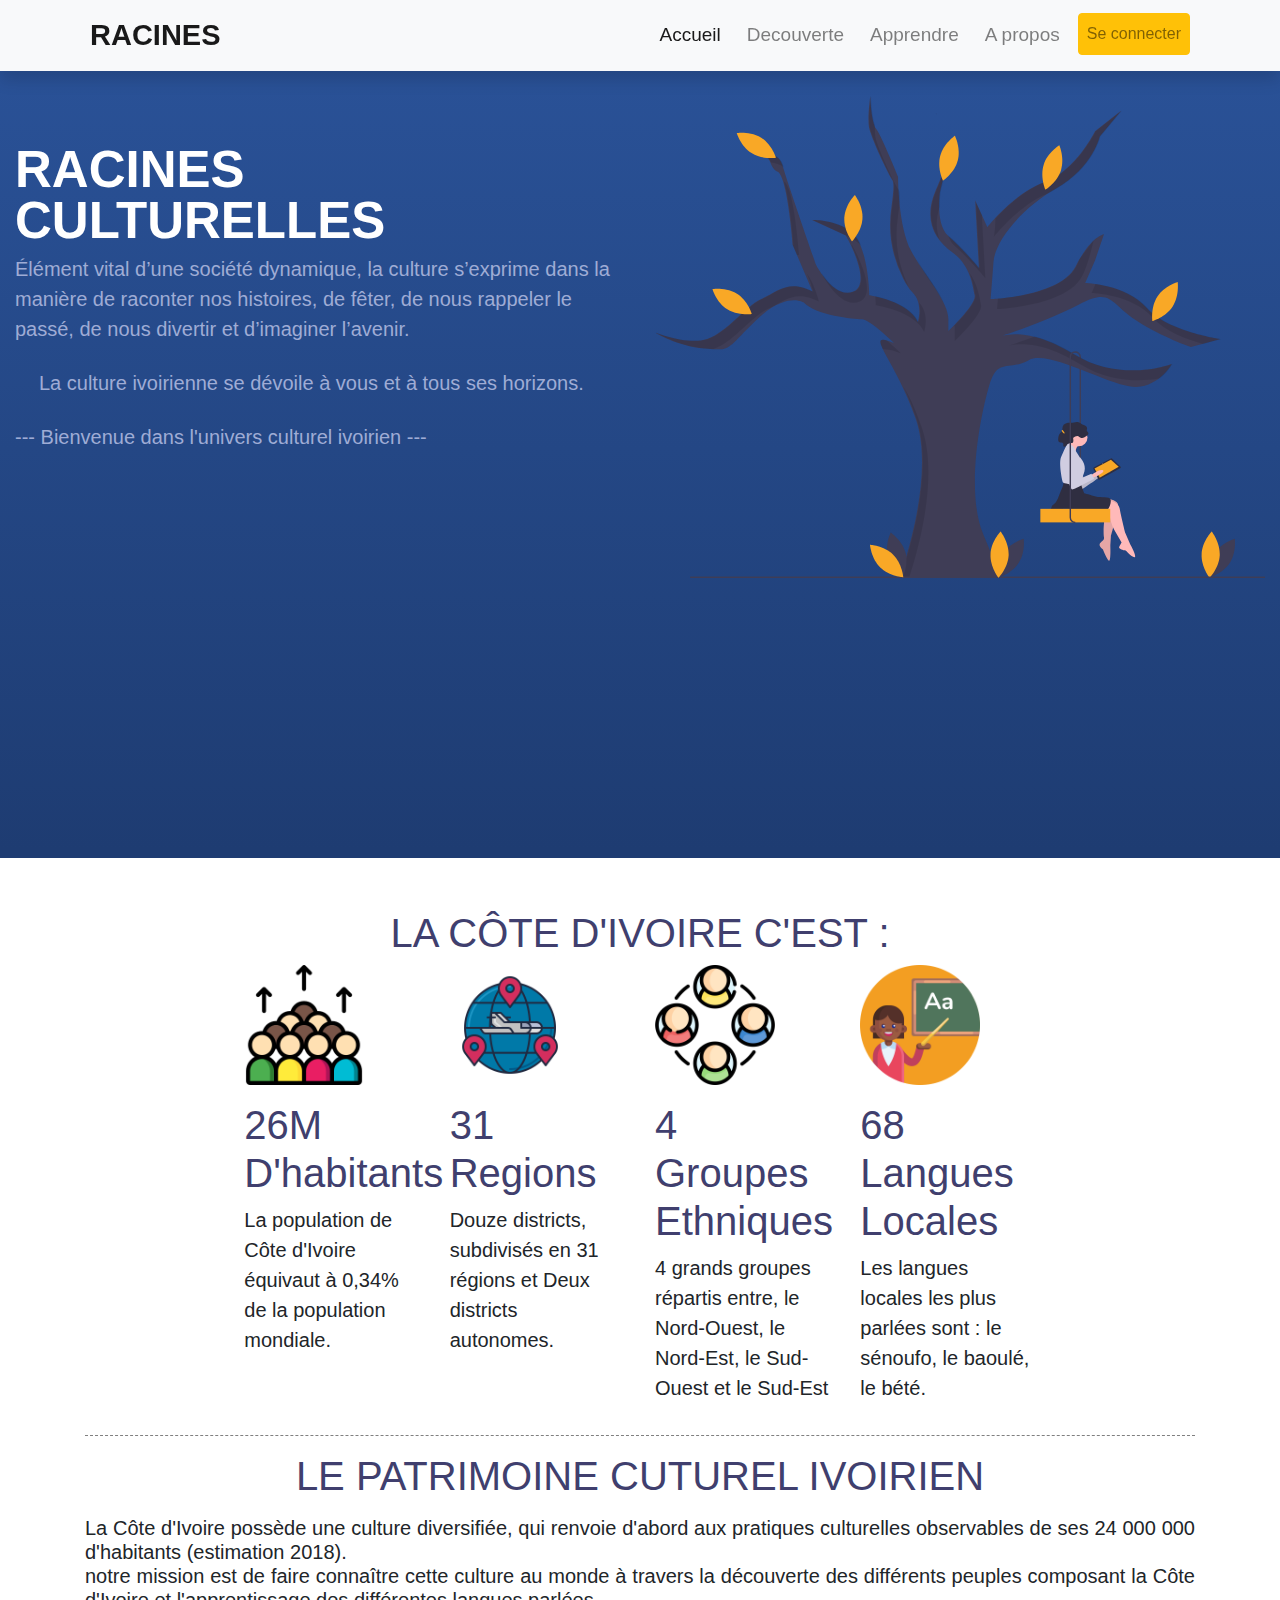
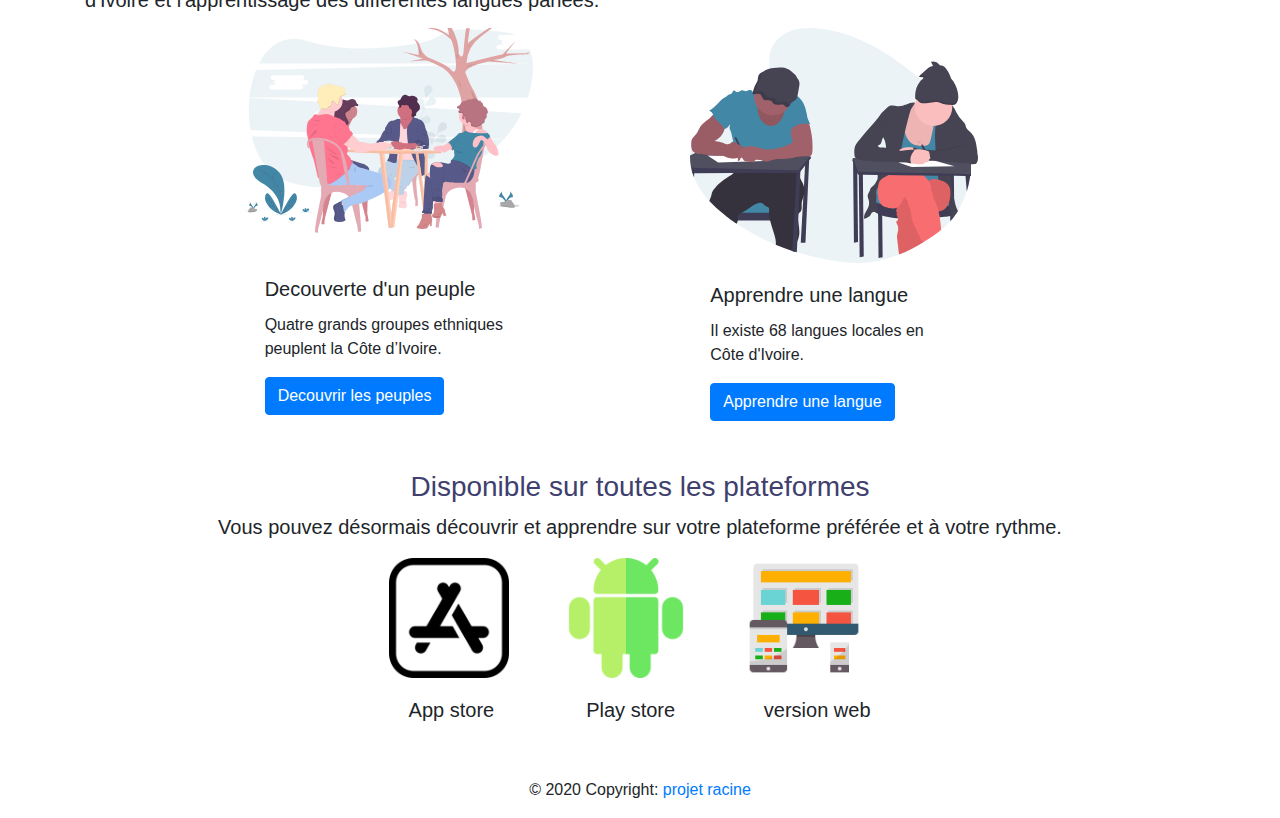
<file: index.html>
<!doctype html>
<html lang="fr">
  <head>
    <title>RACINES</title>
    <!-- Required meta tags -->
    <meta charset="utf-8">
    <meta name="viewport" content="width=device-width, initial-scale=1, shrink-to-fit=no">

    <!-- Bootstrap CSS -->
    <link rel="stylesheet" href="https://stackpath.bootstrapcdn.com/bootstrap/4.3.1/css/bootstrap.min.css" integrity="sha384-ggOyR0iXCbMQv3Xipma34MD+dH/1fQ784/j6cY/iJTQUOhcWr7x9JvoRxT2MZw1T" crossorigin="anonymous">
    <link rel="stylesheet" href="template/css/home.css">
  </head>
  <body>
      <!-- Navigation -->
      <nav class="navbar navbar-expand-lg navbar-light bg-light shadow fixed-top">
        <div class="container">
          <a class="navbar-brand name" href="#"> RACINES</a>
          <button class="navbar-toggler" type="button" data-toggle="collapse" data-target="#navbarResponsive" aria-controls="navbarResponsive" aria-expanded="false" aria-label="Toggle navigation">
                <span class="navbar-toggler-icon"></span>
              </button>
          <div class="collapse navbar-collapse" id="navbarResponsive">
            <ul class="navbar-nav ml-auto">
              <li class="nav-item active">
                <a class="nav-link" href="#">Accueil
                      <span class="sr-only">(current)</span>
                    </a>
              </li>
              <li class="nav-item">
                <a class="nav-link"  href="template/views/decouverte.html">Decouverte</a>
              </li>
              <li class="nav-item">
                <a class="nav-link" href="#">Apprendre</a>
              </li>
              <li class="nav-item">
                <a class="nav-link" href="#">A propos</a>
              </li>
              <li class="nav-item">
                <a class="nav-link btn btn-warning" href="#">Se connecter</a>
              </li>
            </ul>
          </div>
        </div>
      </nav>
      <header>
          <div class="container-fluid py-5 mt-5 home-bg">
              <div class="row">
                  <div class="col-md-6">
                      <div class="app-text mt-5">
                        
                        <h2 class="title">RACINES<br>CULTURELLES</h2>
                        <p class="lead culture">Élément vital d’une société dynamique, la culture s’exprime dans la manière de raconter nos histoires, de fêter, de nous rappeler le passé, de nous divertir et d’imaginer l’avenir.</p>
                        <p class="lead m-4 culture"> 
                          La culture ivoirienne se dévoile à vous et à tous ses horizons.</p>
                        <p class="lead gold">--- Bienvenue dans l'univers culturel ivoirien ---</p>
                     </div>
                  </div>
                  <div class="col-md-6">
                    <img src="template/images/tree.svg" class="img-fluid">
                  </div>
              </div>
          </div>
      </header>
      <div class="container mt-5 text-center">
        <div class="row">
          <div class="col-md-12">
            <h1 class="title" >LA CÔTE D'IVOIRE C'EST : </h1>
          </div>
        </div>
      </div>
      <div class="container">
        <div class="row stats-center">
          <div class="col-xs-12 col-md-3">
            <img src="template/images/population.png" class="stats">
            <h1 class="title mt-3">26M<br> D'habitants</h1>
            <p class="lead">La population de Côte d'Ivoire équivaut à 0,34% de la population mondiale.</p>
          </div>
          <div class="col-xs-12 col-md-3">
            <img src="template/images/region.png" class="stats">
            <h1 class="title mt-3">31<br> Regions</h1>
            <p class="lead">Douze districts, subdivisés en 31 régions et Deux districts autonomes.</p>
          </div>
          <div class="col-xs-12 col-md-3">
            <img src="template/images/groups.png" class="stats">
            <h1 class="title mt-3">4 Groupes<br> Ethniques</h1>
            <p class="lead">4 grands groupes répartis entre, le Nord-Ouest, le Nord-Est, le Sud-Ouest et le Sud-Est</p>
          </div>
          <div class="col-xs-12 col-md-3">
            <img src="template/images/languages.png" class="stats">
            <h1 class="title mt-3">68 Langues<br>Locales</h1>
            <p class="lead">Les langues locales les plus parlées sont : le sénoufo, le baoulé, le bété.</p>
          </div>
        </div>
      </div>
      <div class="container">
        <hr class="dotted">
        <h1 class="title text-center" >LE PATRIMOINE CUTUREL IVOIRIEN </h1>
      </div>
      <div class="container mt-3">
        <h2 class="lead text-justify">La Côte d'Ivoire possède une culture diversifiée, qui renvoie d'abord aux pratiques culturelles observables de ses 24 000 000 d'habitants (estimation 2018).<br>
          notre mission est de faire connaître cette culture au monde à travers la découverte des différents peuples composant la Côte d'Ivoire et l'apprentissage des différentes langues parlées.</h2>
      </div>

      <div class="container mt-3">
        <div class="row justify-content-center center">
            <div class="col-md-5 mb-3">
              <div class="card border-0 box" style="width: 18rem;">
                  <img class="card-img-top" src="template/images/meet.svg" alt="Card image cap">
                  <div class="card-body">
                    <h5 class="card-title title-color"><br>Decouverte d'un peuple</h5>
                    <p class="card-text">Quatre grands groupes ethniques peuplent la Côte d’Ivoire.</p>
                    <a href="template/views/decouverte.html" class="btn btn-primary">Decouvrir les peuples</a>
                  </div>
                </div>
            </div>
            <div class="col-md-5">
              <div class="card border-0 box" style="width: 18rem;">
                  <img class="card-img-top" src="template/images/exams.svg" alt="Card image cap">
                  <div class="card-body">
                    <h5 class="card-title title-color">Apprendre une langue</h5>
                    <p class="card-text"> Il existe 68 langues locales en Côte d'Ivoire.</p>
                    <a href="#" class="btn btn-primary">Apprendre une langue</a>
                  </div>
                </div>
          </div>
        </div>
    </div>

    <div class="container mt-3">
        <div class="row">
            <div class="col">
                <h3 class="text-center title">Disponible sur toutes les plateformes</h3>
                <p class="lead text-center">Vous pouvez désormais découvrir et apprendre sur votre plateforme préférée et à votre rythme.</p>
            </div>
        </div>
    </div>
    <div class="container">
        <div class="row justify-content-center m-center">
            <div class="col-md-3 mb-2 ">
              <div class="card border-0" style="width: 18rem;">
                  <img class="stats" src="template/images/app-store.png" alt="Card image cap">
                  <div class="card-body">
                    <h5 class="card-title">App store</h5>
                  </div>
                </div>
            </div>
            <div class="col-md-3 mb-2">
              <div class="card border-0" style="width: 18rem;">
                  <img class="stats" src="template/images/android.png" alt="Card image cap">
                  <div class="card-body">
                    <h5 class="card-title ">Play store</h5>
                  </div>
                </div>
          </div>
          <div class="col-md-3 mb-2 ">
              <div class="card border-0" style="width: 18rem;">
                  <img class="stats" src="template/images/design.png" alt="Card image cap" >
                  <div class="card-body">
                    <h5 class="card-title">version web</h5>
                  </div>
                </div>
          </div>
        </div>
    </div>

  <!-- Footer -->

<!-- Footer -->
    <!-- Optional JavaScript -->
    <!-- jQuery first, then Popper.js, then Bootstrap JS -->
    <script src="https://code.jquery.com/jquery-3.3.1.slim.min.js" integrity="sha384-q8i/X+965DzO0rT7abK41JStQIAqVgRVzpbzo5smXKp4YfRvH+8abtTE1Pi6jizo" crossorigin="anonymous"></script>
    <script src="https://cdnjs.cloudflare.com/ajax/libs/popper.js/1.14.7/umd/popper.min.js" integrity="sha384-UO2eT0CpHqdSJQ6hJty5KVphtPhzWj9WO1clHTMGa3JDZwrnQq4sF86dIHNDz0W1" crossorigin="anonymous"></script>
    <script src="https://stackpath.bootstrapcdn.com/bootstrap/4.3.1/js/bootstrap.min.js" integrity="sha384-JjSmVgyd0p3pXB1rRibZUAYoIIy6OrQ6VrjIEaFf/nJGzIxFDsf4x0xIM+B07jRM" crossorigin="anonymous"></script>
  </body>
  <footer class="page-footer font-small blue">

    <!-- Copyright -->
    <div class="footer-copyright text-center py-3">© 2020 Copyright:
      <a href="#">projet racine</a>
    </div>
    <!-- Copyright -->
  
  </footer>
    
  </div>
</html>
</file>
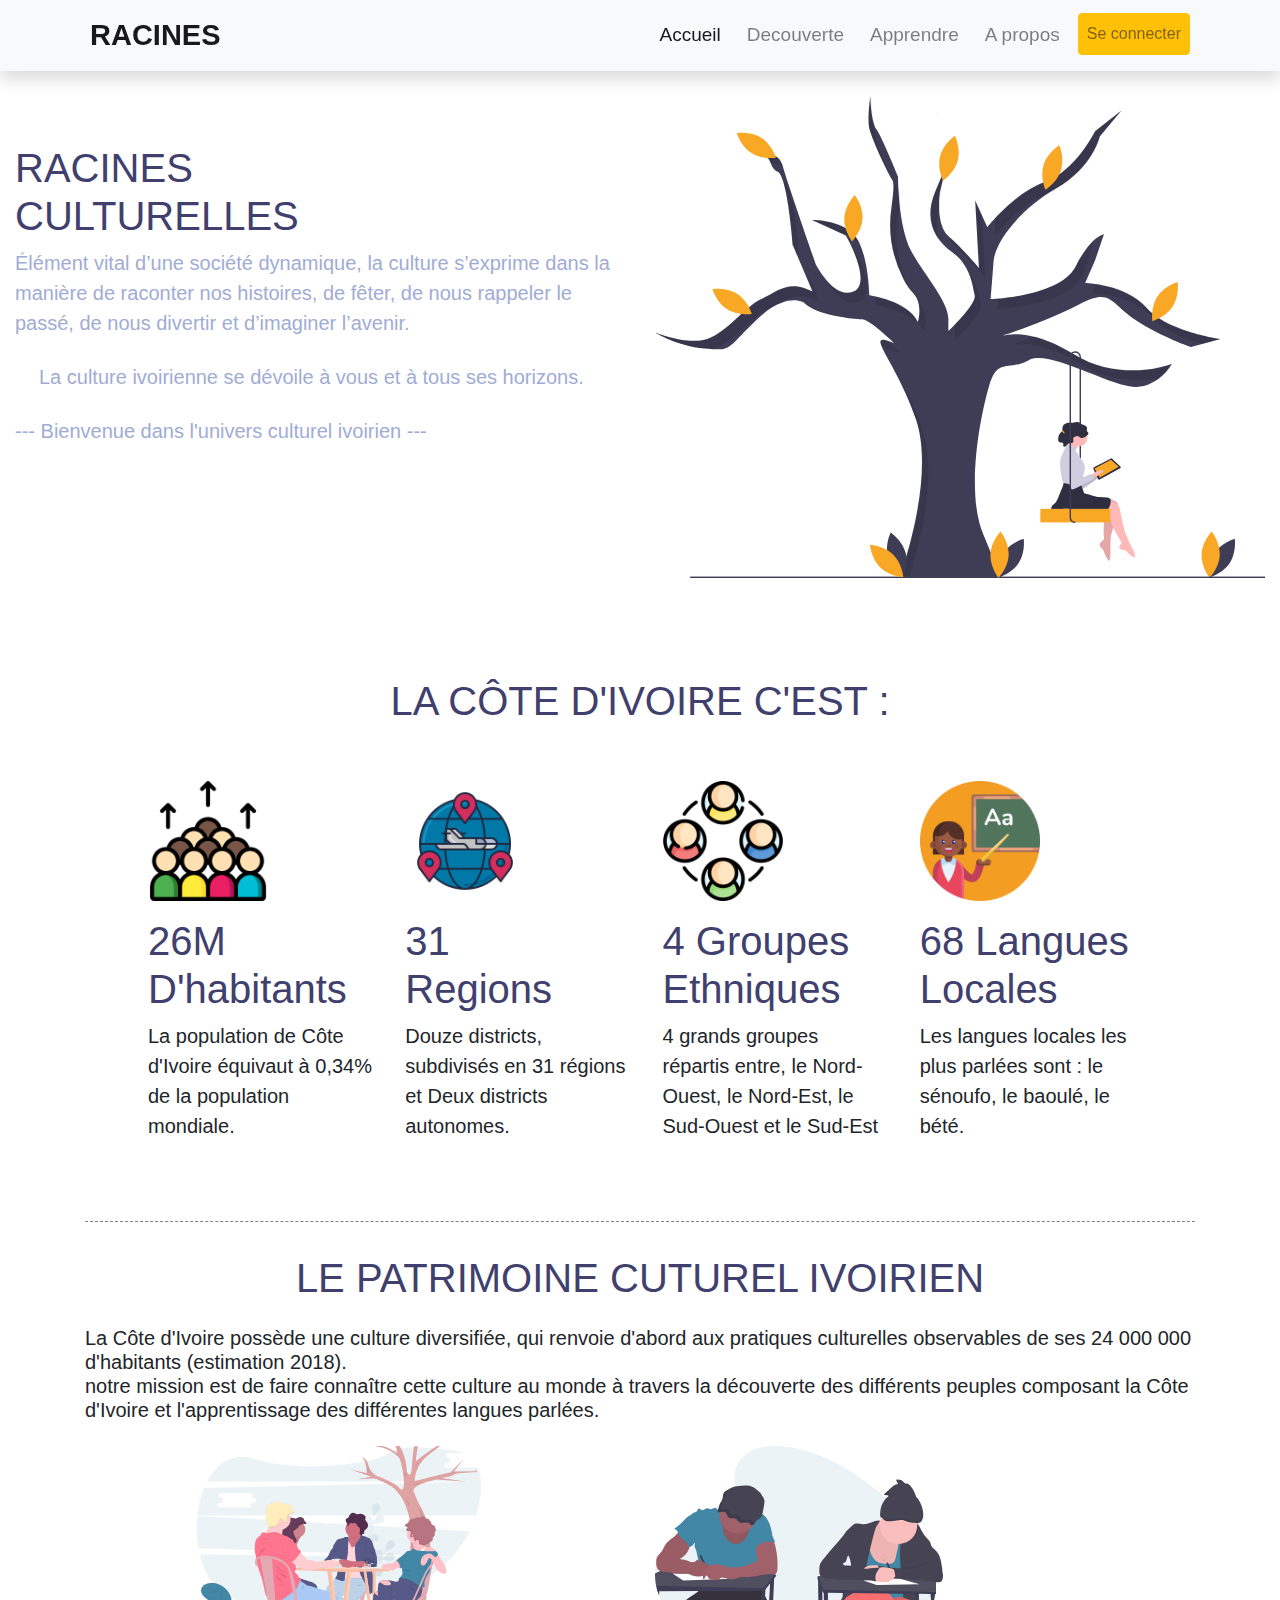
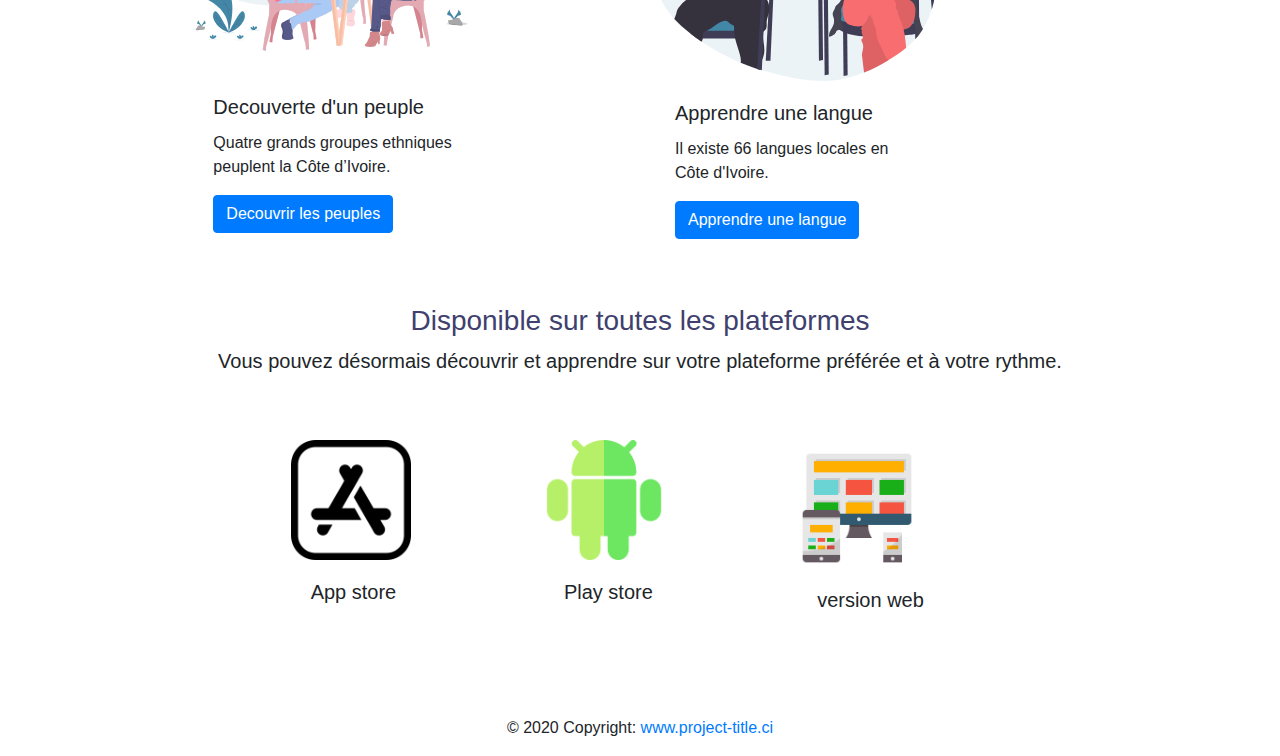
<file: index_page.html>
<!doctype html>
<html lang="fr">
  <head>
    <title>RACINES</title>
    <!-- Required meta tags -->
    <meta charset="utf-8">
    <meta name="viewport" content="width=device-width, initial-scale=1, shrink-to-fit=no">

    <!-- Bootstrap CSS -->
    <link rel="stylesheet" href="https://stackpath.bootstrapcdn.com/bootstrap/4.3.1/css/bootstrap.min.css" integrity="sha384-ggOyR0iXCbMQv3Xipma34MD+dH/1fQ784/j6cY/iJTQUOhcWr7x9JvoRxT2MZw1T" crossorigin="anonymous">
    <link rel="stylesheet" href="template/css/home.css">
  </head>
  <body>
      <!-- Navigation -->
      <nav class="navbar navbar-expand-lg navbar-light bg-light shadow fixed-top">
        <div class="container">
          <a class="navbar-brand name" href="#"> RACINES</a>
          <button class="navbar-toggler" type="button" data-toggle="collapse" data-target="#navbarResponsive" aria-controls="navbarResponsive" aria-expanded="false" aria-label="Toggle navigation">
                <span class="navbar-toggler-icon"></span>
              </button>
          <div class="collapse navbar-collapse" id="navbarResponsive">
            <ul class="navbar-nav ml-auto">
              <li class="nav-item active">
                <a class="nav-link" href="#">Accueil
                      <span class="sr-only">(current)</span>
                    </a>
              </li>
              <li class="nav-item">
                <a class="nav-link"  href="#">Decouverte</a>
              </li>
              <li class="nav-item">
                <a class="nav-link" href="#">Apprendre</a>
              </li>
              <li class="nav-item">
                <a class="nav-link" href="#">A propos</a>
              </li>
              <li class="nav-item">
                <a class="nav-link btn btn-warning" href="#">Se connecter</a>
              </li>
            </ul>
          </div>
        </div>
      </nav>
      <header>
          <div class="container-fluid py-5 mt-5 bg">
              <div class="row">
                  <div class="col-md-6">
                      <div class="app-text mt-5">
                        
                        <h1 class="title">RACINES<br>CULTURELLES</h1>
                        <p class="lead culture">Élément vital d’une société dynamique, la culture s’exprime dans la manière de raconter nos histoires, de fêter, de nous rappeler le passé, de nous divertir et d’imaginer l’avenir.</p>
                        <p class="lead m-4 culture"> 
                          La culture ivoirienne se dévoile à vous et à tous ses horizons.</p>
                        <p class="lead gold">--- Bienvenue dans l'univers culturel ivoirien ---</p>
                     </div>
                  </div>
                  <div class="col-md-6">
                    <img src="template/images/tree.svg" class="img-fluid">
                  </div>
              </div>
          </div>
      </header>
      <div class="container mt-5 text-center">
        <div class="row">
          <div class="col-md-12">
            <h1 class="title" >LA CÔTE D'IVOIRE C'EST : </h1>
          </div>
        </div>
      </div>
      <div class="container">
        <div class="row ml-auto p-5">
          <div class="col-xs-12 col-md-3">
            <img src="template/images/population.png" class="stats">
            <h1 class="title mt-3">26M<br> D'habitants</h1>
            <p class="lead">La population de Côte d'Ivoire équivaut à 0,34% de la population mondiale.</p>
          </div>
          <div class="col-xs-12 col-md-3">
            <img src="template/images/region.png" class="stats">
            <h1 class="title mt-3">31<br> Regions</h1>
            <p class="lead">Douze districts, subdivisés en 31 régions et Deux districts autonomes.</p>
          </div>
          <div class="col-xs-12 col-md-3">
            <img src="template/images/groups.png" class="stats">
            <h1 class="title mt-3">4 Groupes<br> Ethniques</h1>
            <p class="lead">4 grands groupes répartis entre, le Nord-Ouest, le Nord-Est, le Sud-Ouest et le Sud-Est</p>
          </div>
          <div class="col-xs-12 col-md-3">
            <img src="template/images/languages.png" class="stats">
            <h1 class="title mt-3">68 Langues<br>Locales</h1>
            <p class="lead">Les langues locales les plus parlées sont : le sénoufo, le baoulé, le bété.</p>
          </div>
        </div>
      </div>
      <div class="container">
        <hr class="dotted">
        <h1 class="title text-center p-3" >LE PATRIMOINE CUTUREL IVOIRIEN </h1>
      </div>
      <div class="container">
        <h2 class="lead">La Côte d'Ivoire possède une culture diversifiée, qui renvoie d'abord aux pratiques culturelles observables de ses 24 000 000 d'habitants (estimation 2018).<br>
          notre mission est de faire connaître cette culture au monde à travers la découverte des différents peuples composant la Côte d'Ivoire et l'apprentissage des différentes langues parlées.</h2>
      </div>

      <div class="container">
        <div class="row p-3 justify-content-center">
            <div class="col-md-5 mb-3">
              <div class="card border-0 box" style="width: 18rem;">
                  <img class="card-img-top" src="template/images/meet.svg" alt="Card image cap">
                  <div class="card-body">
                    <h5 class="card-title title-color"><br>Decouverte d'un peuple</h5>
                    <p class="card-text">Quatre grands groupes ethniques peuplent la Côte d’Ivoire.</p>
                    <a href="#" class="btn btn-primary">Decouvrir les peuples</a>
                  </div>
                </div>
            </div>
            <div class="col-md-5">
              <div class="card border-0 box" style="width: 18rem;">
                  <img class="card-img-top" src="template/images/exams.svg" alt="Card image cap">
                  <div class="card-body">
                    <h5 class="card-title title-color">Apprendre une langue</h5>
                    <p class="card-text"> Il existe 66 langues locales en Côte d'Ivoire.</p>
                    <a href="#" class="btn btn-primary">Apprendre une langue</a>
                  </div>
                </div>
          </div>
        </div>
    </div>

    <div class="container mt-3">
        <div class="row">
            <div class="col">
                <h3 class="text-center title">Disponible sur toutes les plateformes</h3>
                <p class="lead text-center">Vous pouvez désormais découvrir et apprendre sur votre plateforme préférée et à votre rythme.</p>
            </div>
        </div>
    </div>
    <div class="container">
        <div class="row justify-content-center ml-3 p-5">
            <div class="col-md-3 mb-2 ">
              <div class="card border-0" style="width: 18rem;">
                  <img class="stats" src="template/images/app-store.png" alt="Card image cap">
                  <div class="card-body">
                    <h5 class="card-title">App store</h5>
                  </div>
                </div>
            </div>
            <div class="col-md-3 mb-2">
              <div class="card border-0" style="width: 18rem;">
                  <img class="stats" src="template/images/android.png" alt="Card image cap">
                  <div class="card-body">
                    <h5 class="card-title ">Play store</h5>
                  </div>
                </div>
          </div>
          <div class="col-md-3 mb-2 mt-2">
              <div class="card border-0" style="width: 18rem;">
                  <img class="stats" src="template/images/design.png" alt="Card image cap" >
                  <div class="card-body">
                    <h5 class="card-title">version web</h5>
                  </div>
                </div>
          </div>
        </div>
    </div>

  <!-- Footer -->

<!-- Footer -->
    <!-- Optional JavaScript -->
    <!-- jQuery first, then Popper.js, then Bootstrap JS -->
    <script src="https://code.jquery.com/jquery-3.3.1.slim.min.js" integrity="sha384-q8i/X+965DzO0rT7abK41JStQIAqVgRVzpbzo5smXKp4YfRvH+8abtTE1Pi6jizo" crossorigin="anonymous"></script>
    <script src="https://cdnjs.cloudflare.com/ajax/libs/popper.js/1.14.7/umd/popper.min.js" integrity="sha384-UO2eT0CpHqdSJQ6hJty5KVphtPhzWj9WO1clHTMGa3JDZwrnQq4sF86dIHNDz0W1" crossorigin="anonymous"></script>
    <script src="https://stackpath.bootstrapcdn.com/bootstrap/4.3.1/js/bootstrap.min.js" integrity="sha384-JjSmVgyd0p3pXB1rRibZUAYoIIy6OrQ6VrjIEaFf/nJGzIxFDsf4x0xIM+B07jRM" crossorigin="anonymous"></script>
  </body>
  <footer class="page-footer font-small blue">

    <!-- Copyright -->
    <div class="footer-copyright text-center py-3">© 2020 Copyright:
      <a href="#"> www.project-title.ci</a>
    </div>
    <!-- Copyright -->
  
  </footer>
    
  </div>
</html>
</file>
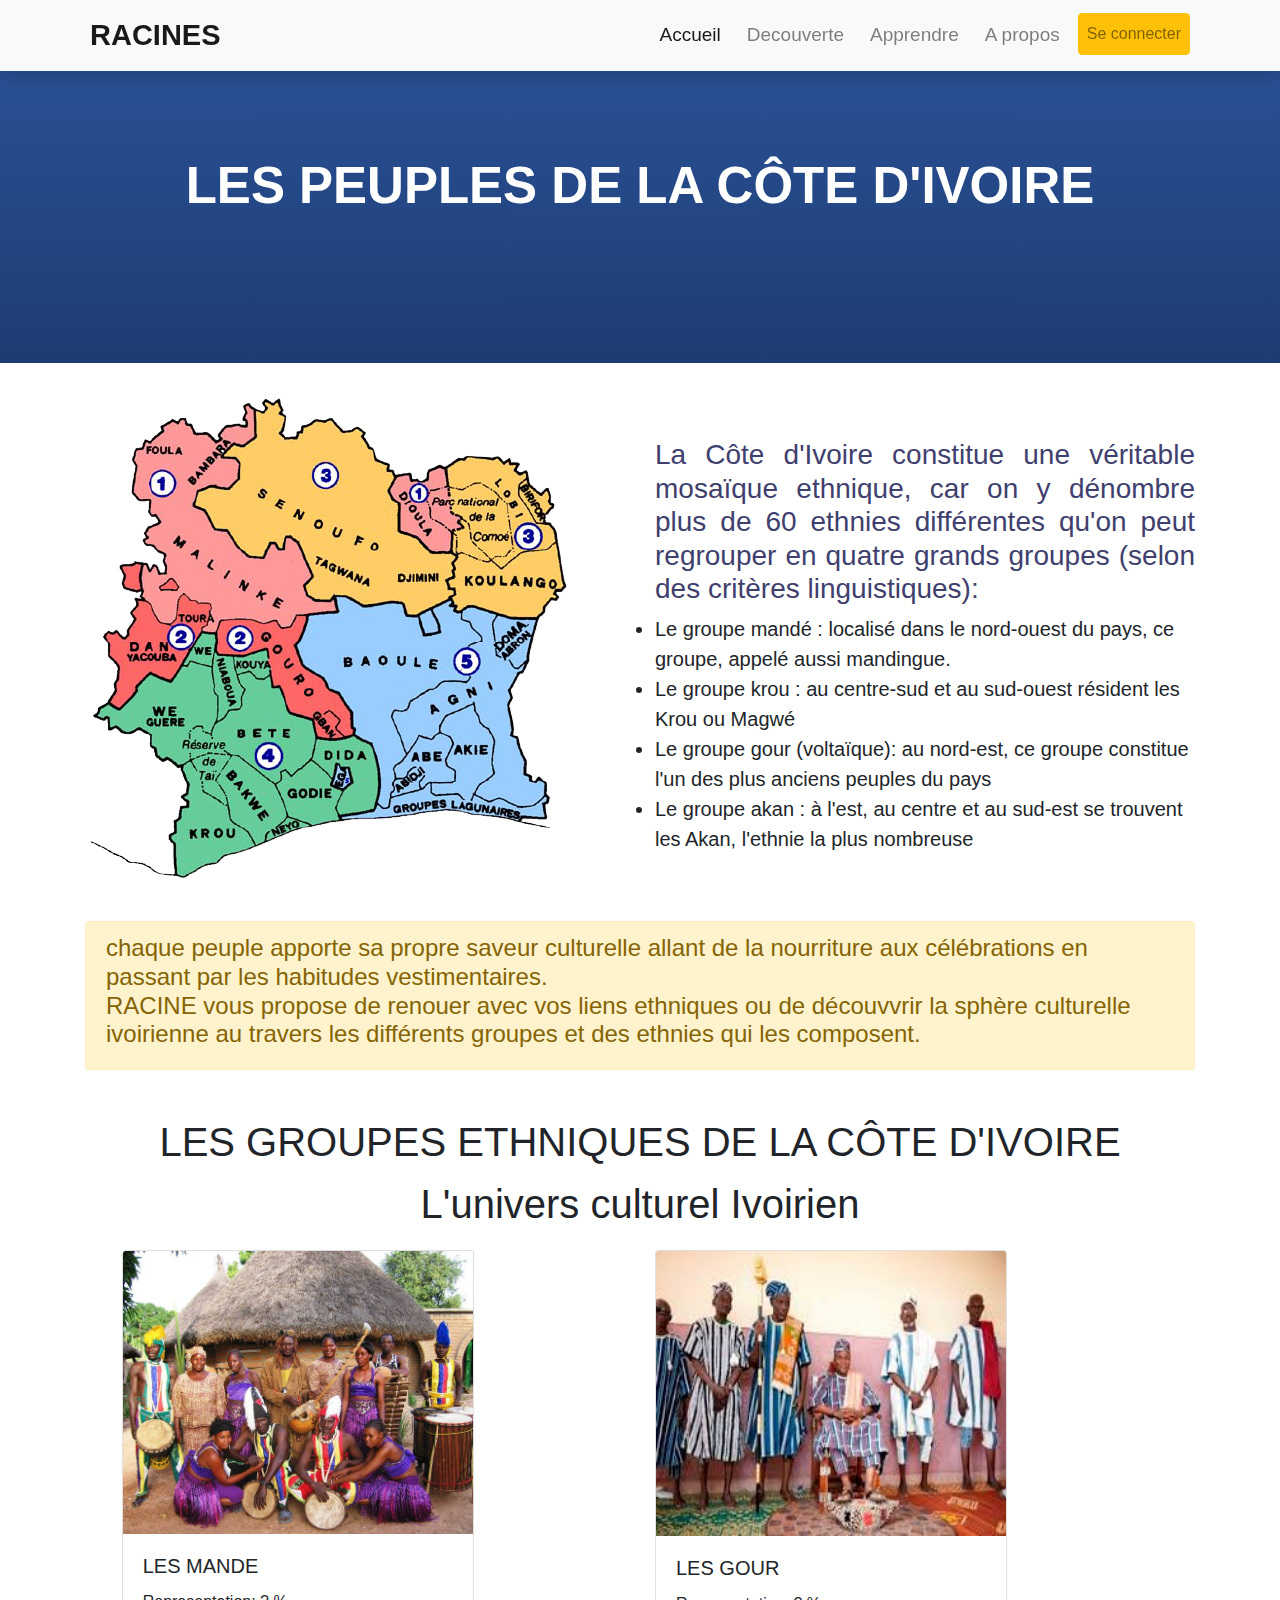
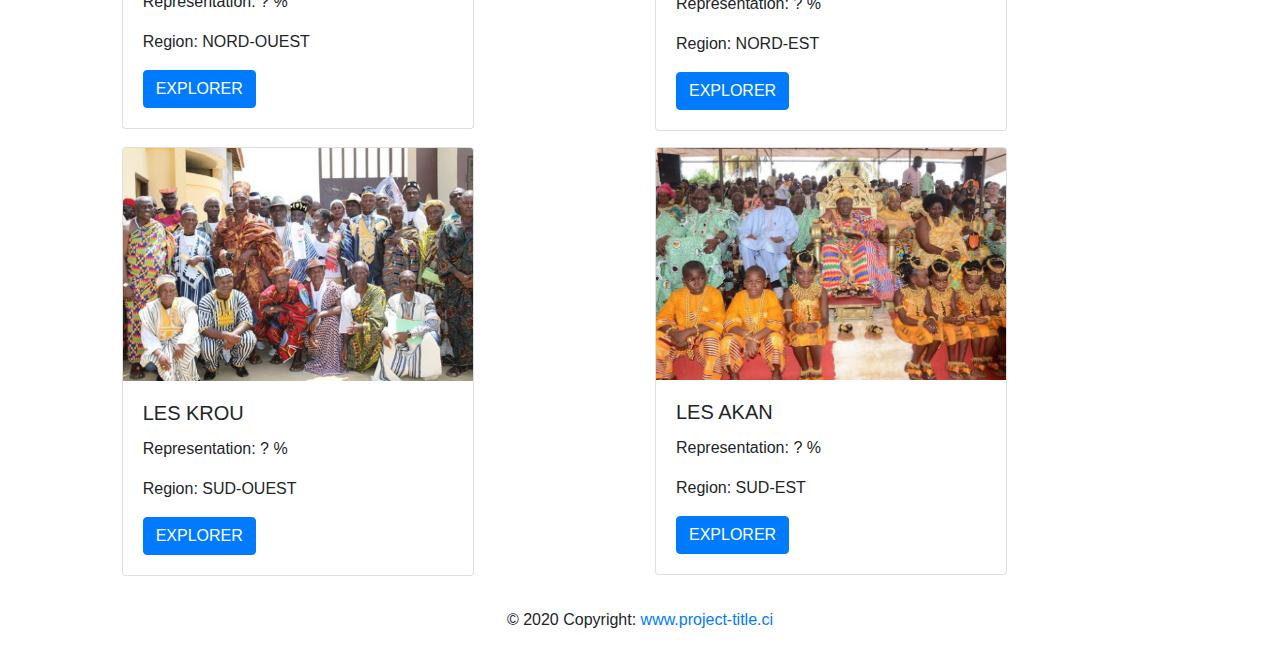
<file: template/views/decouverte.html>
<!doctype html>
<html lang="fr">
  <head>
    <title>RACINES</title>
    <!-- Required meta tags -->
    <meta charset="utf-8">
    <meta name="viewport" content="width=device-width, initial-scale=1, shrink-to-fit=no">

    <!-- Bootstrap CSS -->
    <link rel="stylesheet" href="https://stackpath.bootstrapcdn.com/bootstrap/4.3.1/css/bootstrap.min.css" integrity="sha384-ggOyR0iXCbMQv3Xipma34MD+dH/1fQ784/j6cY/iJTQUOhcWr7x9JvoRxT2MZw1T" crossorigin="anonymous">
    <link rel="stylesheet" href="../css/home.css">
  </head>
  <body>
      <!-- Navigation -->
      <nav class="navbar navbar-expand-lg navbar-light bg-light shadow fixed-top">
        <div class="container">
          <a class="navbar-brand name" href="#"> RACINES</a>
          <button class="navbar-toggler" type="button" data-toggle="collapse" data-target="#navbarResponsive" aria-controls="navbarResponsive" aria-expanded="false" aria-label="Toggle navigation">
                <span class="navbar-toggler-icon"></span>
              </button>
          <div class="collapse navbar-collapse" id="navbarResponsive">
            <ul class="navbar-nav ml-auto">
              <li class="nav-item active">
                <a class="nav-link" href="../../index.html">Accueil
                      <span class="sr-only">(current)</span>
                    </a>
              </li>
              <li class="nav-item">
                <a class="nav-link"  href="#">Decouverte</a>
              </li>
              <li class="nav-item">
                <a class="nav-link" href="#">Apprendre</a>
              </li>
              <li class="nav-item">
                <a class="nav-link" href="#">A propos</a>
              </li>
              <li class="nav-item">
                <a class="nav-link btn btn-warning" href="#">Se connecter</a>
              </li>
            </ul>
          </div>
        </div>
      </nav>
      <header>
          <div class="container-fluid py-5 mt-5 dec-bg">
              <div class="row">
                  <div class="col mt-3">
                      <div class="app-text mt-5">
                        
                        <h2 class="title text-center">LES PEUPLES DE LA CÔTE D'IVOIRE</h2>
                     </div>
                  </div>
              </div>
          </div>
      </header>
      <div class="container mt-4 justify-content-center">
          <div class="row">
              <div class="col-md-6">
                <img class="img-fluid" src="../images/carte1.png" alt="Card image cap">
              </div>
              <div class="col-md-6 mt-5">
                  <h3 class="text-justify title">La Côte d'Ivoire constitue une véritable mosaïque ethnique, car on y dénombre plus de 60 ethnies différentes qu'on peut regrouper en quatre grands groupes (selon des critères linguistiques):</h3>
                  <ul class="lead">
                      <li>Le groupe mandé : localisé dans le nord-ouest du pays, ce groupe, appelé aussi mandingue.</li>
                      <li>Le groupe krou : au centre-sud et au sud-ouest résident les Krou ou Magwé</li>
                      <li> Le groupe gour (voltaïque): au nord-est, ce groupe constitue l'un des plus anciens peuples du pays</li>
                      <li> Le groupe akan : à l'est, au centre et au sud-est se trouvent les Akan, l'ethnie la plus nombreuse</li>
                  </ul>
              </div>
          </div>
      </div>
      <div class="container mt-4">
          <div class="alert alert-warning" role="alert">
              <strong><h4>
                chaque peuple apporte sa propre saveur culturelle allant de la nourriture aux célébrations en passant par les habitudes vestimentaires.
                <br>RACINE vous propose de renouer avec vos liens ethniques ou de découvvrir la sphère culturelle ivoirienne 
                au travers les différents groupes et des ethnies qui les composent.</h4></strong>
          </div>
      </div>
      <div class="container-fluid mt-5">
        <h1 class="text-center" style="font-size:40px;">LES GROUPES ETHNIQUES DE LA CÔTE D'IVOIRE</h1>
        <p class="lead text-center" style="font-size:40px;">L'univers culturel Ivoirien</p>
        <div class="row justify-content-center ">
      
            <div class="col-md-5 " >
              <div class="card mb-3 " style="width: 22rem;">
                  <img src="../images/mande.jpg" class="card-img-top"  alt="les mande">
                  <div class="card-body">
                    <h5 class="card-title">LES MANDE</h5>
                    <p class="card-text">Representation: ? %</p>
                    <p class="card-text">Region: NORD-OUEST</p>
                    <a href="mande.html" class="btn btn-primary">EXPLORER</a>
                  </div>
                </div>
            </div>
            <div class="col-md-5">
              <div class="card mb-3 " style="width: 22rem;">
                  <img src="../images/gour.jpeg" class="card-img-top"  width="50" height="285" alt="les gour">
                  <div class="card-body">
                    <h5 class="card-title">LES GOUR</h5>
                    <p class="card-text">Representation: ? %</p>
                    <p class="card-text">Region: NORD-EST</p>
                    <a href="gour.html" class="btn btn-primary">EXPLORER</a>
                  </div>
                </div>
            </div>
            <div class="col-md-5">
              <div class="card mb-3 " style="width: 22rem;">
                  <img src="../images/krou.jpg" class="card-img-top"  alt="les krou">
                  <div class="card-body">
                    <h5 class="card-title">LES KROU</h5>
                    <p class="card-text">Representation: ? %</p>
                    <p class="card-text">Region: SUD-OUEST</p>
                    <a href="krou.html" class="btn btn-primary">EXPLORER</a>
                  </div>
                </div>
            </div>
            
            <div class="col-md-5">
              <div class="card mb-3 " style="width: 22rem;">
                  <img src="../images/akan.jpeg" class="card-img-top"  alt="les akan">
                  <div class="card-body">
                    <h5 class="card-title">LES AKAN</h5>
                    <p class="card-text">Representation: ? %</p>
                    <p class="card-text">Region: SUD-EST</p>
                    <a href="akan.html" class="btn btn-primary">EXPLORER</a>
                  </div>
                </div>
            </div>
        </div>
    </div>
      
  <!-- Footer -->

<!-- Footer -->
    <!-- Optional JavaScript -->
    <!-- jQuery first, then Popper.js, then Bootstrap JS -->
    <script src="https://code.jquery.com/jquery-3.3.1.slim.min.js" integrity="sha384-q8i/X+965DzO0rT7abK41JStQIAqVgRVzpbzo5smXKp4YfRvH+8abtTE1Pi6jizo" crossorigin="anonymous"></script>
    <script src="https://cdnjs.cloudflare.com/ajax/libs/popper.js/1.14.7/umd/popper.min.js" integrity="sha384-UO2eT0CpHqdSJQ6hJty5KVphtPhzWj9WO1clHTMGa3JDZwrnQq4sF86dIHNDz0W1" crossorigin="anonymous"></script>
    <script src="https://stackpath.bootstrapcdn.com/bootstrap/4.3.1/js/bootstrap.min.js" integrity="sha384-JjSmVgyd0p3pXB1rRibZUAYoIIy6OrQ6VrjIEaFf/nJGzIxFDsf4x0xIM+B07jRM" crossorigin="anonymous"></script>
  </body>
  <footer class="page-footer font-small blue">

    <!-- Copyright -->
    <div class="footer-copyright text-center py-3">© 2020 Copyright:
      <a href="#"> www.project-title.ci</a>
    </div>
    <!-- Copyright -->
  
  </footer>
    
  </div>
</html>
</file>
<file: template/css/home.css>
*{
    margin: 0;
    padding: 0;
    box-sizing: border-box;
    font-family: 'Nunito', sans-serif;
}
.nav-item 
{
    font-size: 19px;
    font-weight: 500;
    padding: 5px;
}
.text-h3{
    font-size: 17px;
    font-weight: 400;
    letter-spacing: 2px;
}

.app-text h2{
    font-size: 51px;
    margin-top: 30px;
    color: white;
    font-weight: 700;
    line-height: 1;
}
.center {         
    margin-left: 5%;      
    width: auto;
}

.m-center {         
    margin-left: 18%;      
    margin-right: 18%;
    width: auto;
}
.stats-center {         
    margin-left: 13%;      
    margin-right: 13%;
    width: auto;
}
.gold
{
    color: #9facd5;
}

.home-bg{
    background-image: linear-gradient(to top, #1e3c72 0%, #1e3c72 1%, #2a5298 100%);
    min-height: 90vh;
}
.dec-bg{
    background-image: linear-gradient(to top, #1e3c72 0%, #1e3c72 1%, #2a5298 100%);
    min-height: 35vh;
}
body
{
    
}
.stats{
    width: 120px;
    height: auto;
}
.name
{
    font-size: 29px;
    font-weight: 700;
    color: red;
    padding: 5px;;
    font-family: sans-serif;
}

.title
{
    color: #403f6e;
    font-weight: 200;
    margin-top: 3px;
}
.dotted
{
  border-top: 1px dashed;
}

.culture
{
    color: #9facd5;
}
</file>
